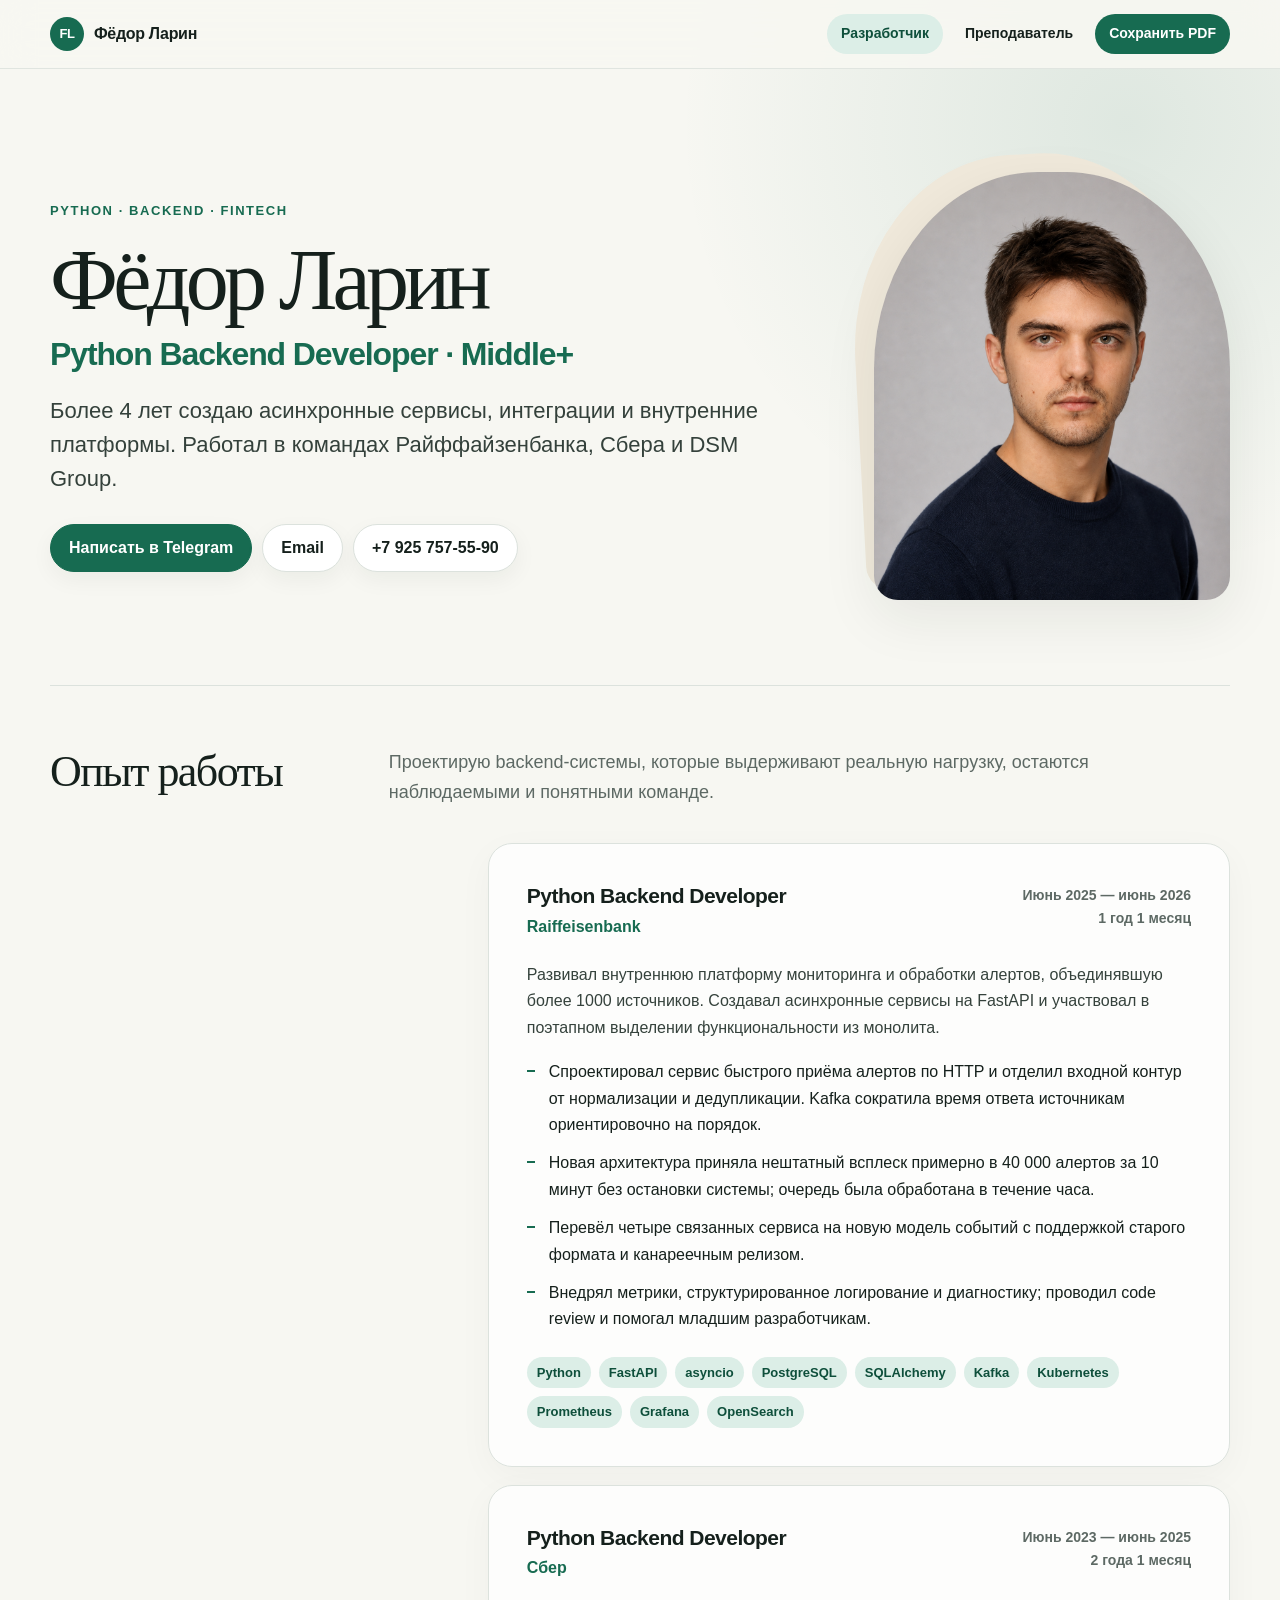
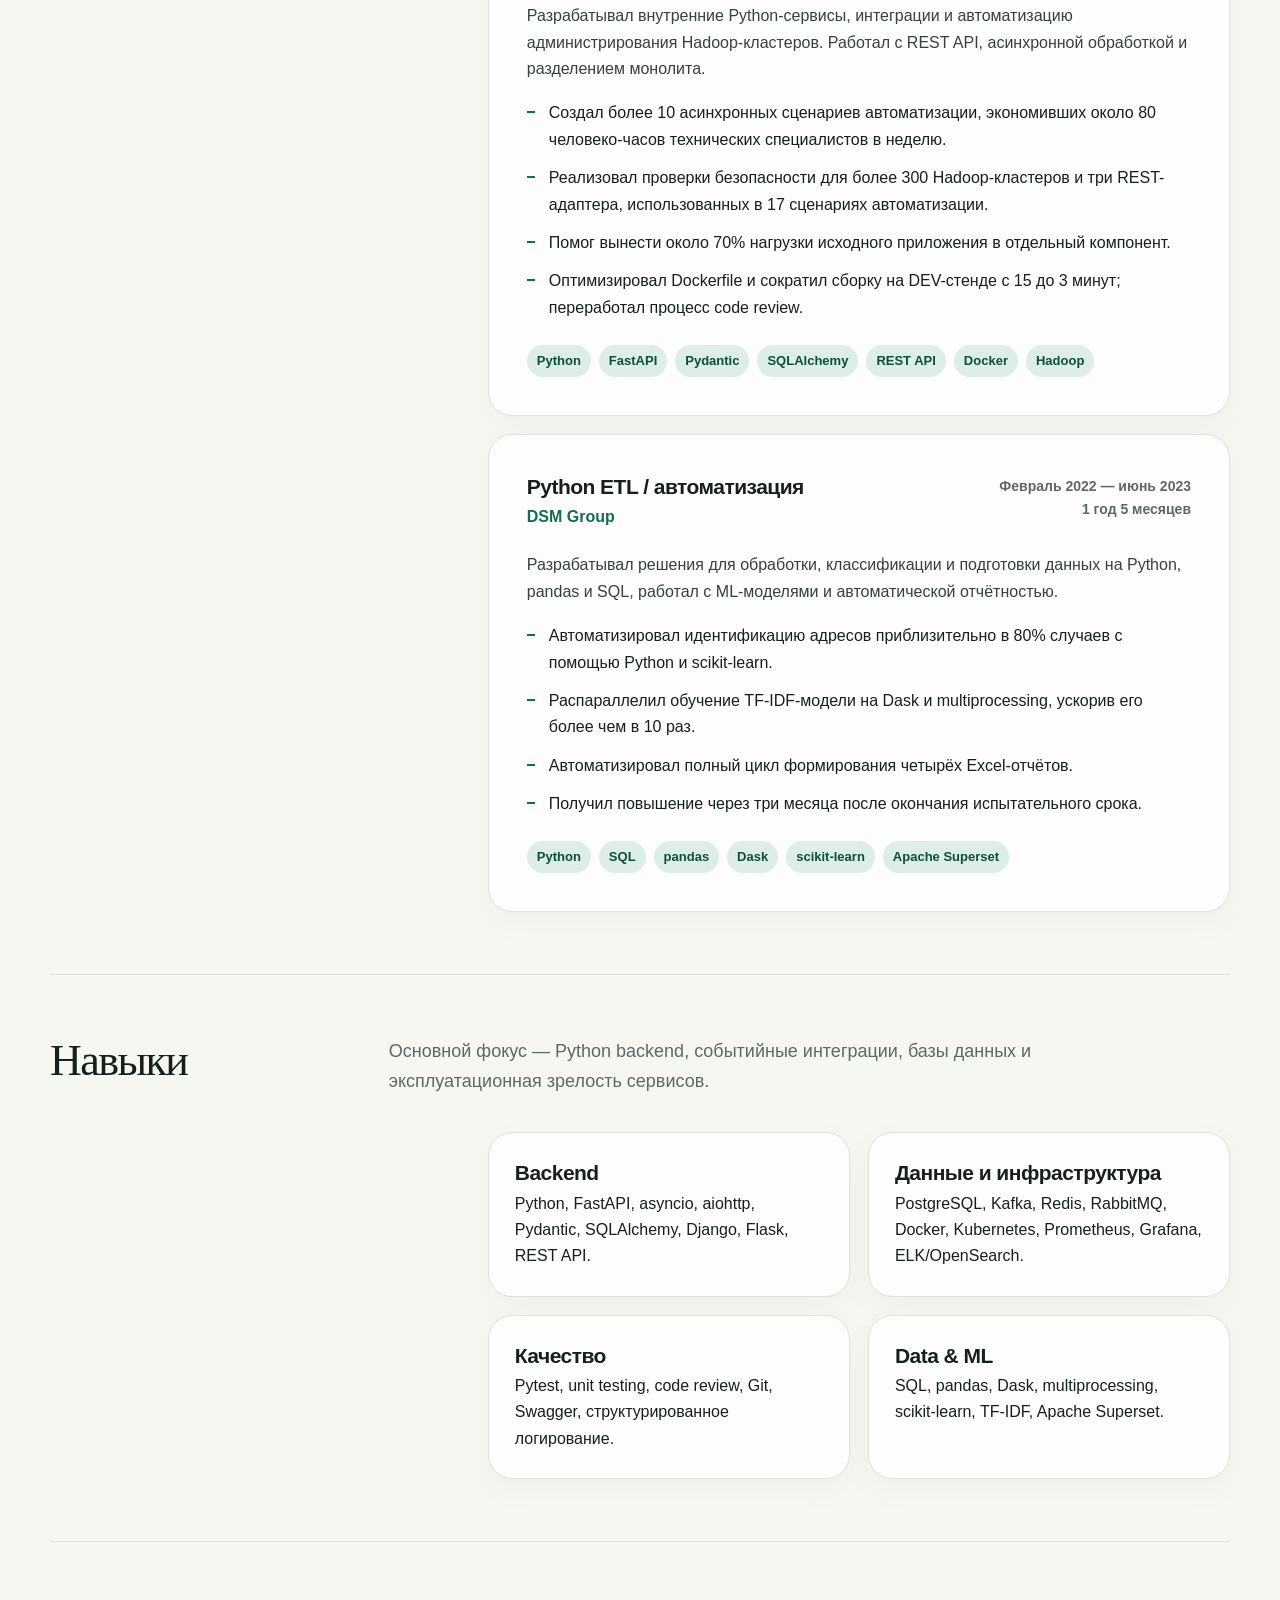
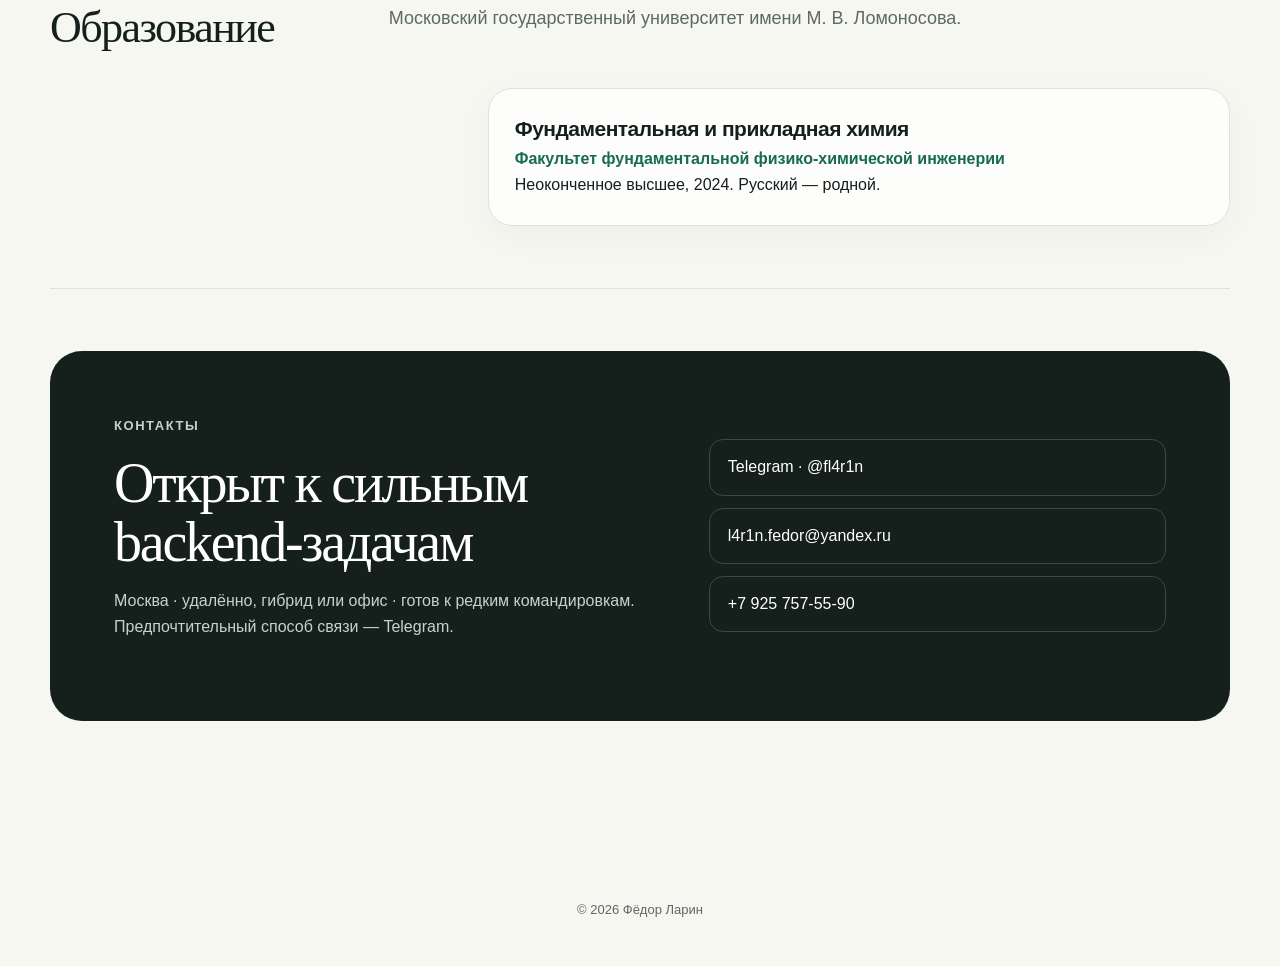
<file: index.html>
<!doctype html>
<html lang="ru">
<head>
  <meta charset="utf-8">
  <meta name="viewport" content="width=device-width, initial-scale=1">
  <meta name="description" content="Фёдор Ларин — Python Backend Developer уровня Middle+ с более чем 4 годами коммерческого опыта.">
  <meta name="theme-color" content="#176b51">
  <meta property="og:title" content="Фёдор Ларин — Python Backend Developer">
  <meta property="og:description" content="Асинхронные сервисы, интеграции и внутренние платформы на Python, FastAPI, PostgreSQL и Kafka.">
  <meta property="og:type" content="profile">
  <meta property="og:image" content="assets/fedor-larin.png">
  <title>Фёдор Ларин — Python Backend Developer</title>
  <link rel="icon" href="assets/favicon.svg" type="image/svg+xml">
  <link rel="stylesheet" href="assets/styles.css">
  <script src="assets/site.js" defer></script>
</head>
<body>
  <a class="skip-link" href="#content">К содержанию</a>
  <header class="site-header">
    <nav class="nav" aria-label="Основная навигация">
      <a class="brand" href="./"><span class="brand-mark">FL</span><span>Фёдор Ларин</span></a>
      <div class="nav-links">
        <a class="nav-link" href="./" aria-current="page">Разработчик</a>
        <a class="nav-link" href="tutor/">Преподаватель</a>
        <button class="print-button" type="button" data-print>Сохранить PDF</button>
      </div>
    </nav>
  </header>

  <main class="page" id="content">
    <section class="hero" aria-labelledby="main-title">
      <div class="hero-copy">
        <p class="eyebrow">Python · Backend · FinTech</p>
        <h1 id="main-title">Фёдор Ларин <span class="role">Python Backend Developer · Middle+</span></h1>
        <p class="lead">Более 4 лет создаю асинхронные сервисы, интеграции и внутренние платформы. Работал в командах Райффайзенбанка, Сбера и DSM Group.</p>
        <div class="hero-actions">
          <a class="button primary" href="https://t.me/fl4r1n">Написать в Telegram</a>
          <a class="button" href="mailto:l4r1n.fedor@yandex.ru">Email</a>
          <a class="button" href="tel:+79257575590">+7 925 757-55-90</a>
        </div>
      </div>
      <div class="portrait-wrap">
        <img class="portrait" src="assets/fedor-larin.png" alt="Фёдор Ларин" width="1124" height="1370">
      </div>
    </section>

    <section class="section" id="experience">
      <div class="section-heading">
        <h2>Опыт работы</h2>
        <p class="section-intro">Проектирую backend-системы, которые выдерживают реальную нагрузку, остаются наблюдаемыми и понятными команде.</p>
      </div>

      <div class="timeline">
        <article class="job">
          <header class="job-header">
            <div><h3>Python Backend Developer</h3><p class="company">Raiffeisenbank</p></div>
            <p class="period">Июнь 2025 — июнь 2026<br>1 год 1 месяц</p>
          </header>
          <p class="job-summary">Развивал внутреннюю платформу мониторинга и обработки алертов, объединявшую более 1000 источников. Создавал асинхронные сервисы на FastAPI и участвовал в поэтапном выделении функциональности из монолита.</p>
          <ul class="achievements">
            <li>Спроектировал сервис быстрого приёма алертов по HTTP и отделил входной контур от нормализации и дедупликации. Kafka сократила время ответа источникам ориентировочно на порядок.</li>
            <li>Новая архитектура приняла нештатный всплеск примерно в 40 000 алертов за 10 минут без остановки системы; очередь была обработана в течение часа.</li>
            <li>Перевёл четыре связанных сервиса на новую модель событий с поддержкой старого формата и канареечным релизом.</li>
            <li>Внедрял метрики, структурированное логирование и диагностику; проводил code review и помогал младшим разработчикам.</li>
          </ul>
          <div class="stack" aria-label="Технологии">
            <span class="tag">Python</span><span class="tag">FastAPI</span><span class="tag">asyncio</span><span class="tag">PostgreSQL</span><span class="tag">SQLAlchemy</span><span class="tag">Kafka</span><span class="tag">Kubernetes</span><span class="tag">Prometheus</span><span class="tag">Grafana</span><span class="tag">OpenSearch</span>
          </div>
        </article>

        <article class="job">
          <header class="job-header">
            <div><h3>Python Backend Developer</h3><p class="company">Сбер</p></div>
            <p class="period">Июнь 2023 — июнь 2025<br>2 года 1 месяц</p>
          </header>
          <p class="job-summary">Разрабатывал внутренние Python-сервисы, интеграции и автоматизацию администрирования Hadoop-кластеров. Работал с REST API, асинхронной обработкой и разделением монолита.</p>
          <ul class="achievements">
            <li>Создал более 10 асинхронных сценариев автоматизации, экономивших около 80 человеко-часов технических специалистов в неделю.</li>
            <li>Реализовал проверки безопасности для более 300 Hadoop-кластеров и три REST-адаптера, использованных в 17 сценариях автоматизации.</li>
            <li>Помог вынести около 70% нагрузки исходного приложения в отдельный компонент.</li>
            <li>Оптимизировал Dockerfile и сократил сборку на DEV-стенде с 15 до 3 минут; переработал процесс code review.</li>
          </ul>
          <div class="stack" aria-label="Технологии">
            <span class="tag">Python</span><span class="tag">FastAPI</span><span class="tag">Pydantic</span><span class="tag">SQLAlchemy</span><span class="tag">REST API</span><span class="tag">Docker</span><span class="tag">Hadoop</span>
          </div>
        </article>

        <article class="job">
          <header class="job-header">
            <div><h3>Python ETL / автоматизация</h3><p class="company">DSM Group</p></div>
            <p class="period">Февраль 2022 — июнь 2023<br>1 год 5 месяцев</p>
          </header>
          <p class="job-summary">Разрабатывал решения для обработки, классификации и подготовки данных на Python, pandas и SQL, работал с ML-моделями и автоматической отчётностью.</p>
          <ul class="achievements">
            <li>Автоматизировал идентификацию адресов приблизительно в 80% случаев с помощью Python и scikit-learn.</li>
            <li>Распараллелил обучение TF-IDF-модели на Dask и multiprocessing, ускорив его более чем в 10 раз.</li>
            <li>Автоматизировал полный цикл формирования четырёх Excel-отчётов.</li>
            <li>Получил повышение через три месяца после окончания испытательного срока.</li>
          </ul>
          <div class="stack" aria-label="Технологии">
            <span class="tag">Python</span><span class="tag">SQL</span><span class="tag">pandas</span><span class="tag">Dask</span><span class="tag">scikit-learn</span><span class="tag">Apache Superset</span>
          </div>
        </article>
      </div>
    </section>

    <section class="section" id="skills">
      <div class="section-heading">
        <h2>Навыки</h2>
        <p class="section-intro">Основной фокус — Python backend, событийные интеграции, базы данных и эксплуатационная зрелость сервисов.</p>
      </div>
      <div class="grid-2">
        <article class="info-card">
          <h3>Backend</h3>
          <p>Python, FastAPI, asyncio, aiohttp, Pydantic, SQLAlchemy, Django, Flask, REST API.</p>
        </article>
        <article class="info-card">
          <h3>Данные и инфраструктура</h3>
          <p>PostgreSQL, Kafka, Redis, RabbitMQ, Docker, Kubernetes, Prometheus, Grafana, ELK/OpenSearch.</p>
        </article>
        <article class="info-card">
          <h3>Качество</h3>
          <p>Pytest, unit testing, code review, Git, Swagger, структурированное логирование.</p>
        </article>
        <article class="info-card">
          <h3>Data & ML</h3>
          <p>SQL, pandas, Dask, multiprocessing, scikit-learn, TF-IDF, Apache Superset.</p>
        </article>
      </div>
    </section>

    <section class="section" id="education">
      <div class="section-heading">
        <h2>Образование</h2>
        <p class="section-intro">Московский государственный университет имени М. В. Ломоносова.</p>
      </div>
      <div class="timeline">
        <article class="info-card">
          <h3>Фундаментальная и прикладная химия</h3>
          <p class="company">Факультет фундаментальной физико-химической инженерии</p>
          <p>Неоконченное высшее, 2024. Русский — родной.</p>
        </article>
      </div>
    </section>

    <section class="section" id="contact">
      <div class="contact-panel">
        <div>
          <p class="eyebrow">Контакты</p>
          <h2>Открыт к сильным backend-задачам</h2>
          <p>Москва · удалённо, гибрид или офис · готов к редким командировкам. Предпочтительный способ связи — Telegram.</p>
        </div>
        <ul class="contact-list">
          <li><a href="https://t.me/fl4r1n">Telegram · @fl4r1n</a></li>
          <li><a href="mailto:l4r1n.fedor@yandex.ru">l4r1n.fedor@yandex.ru</a></li>
          <li><a href="tel:+79257575590">+7 925 757-55-90</a></li>
        </ul>
      </div>
    </section>
  </main>

  <footer class="site-footer">© <span data-current-year>2026</span> Фёдор Ларин</footer>
</body>
</html>
</file>
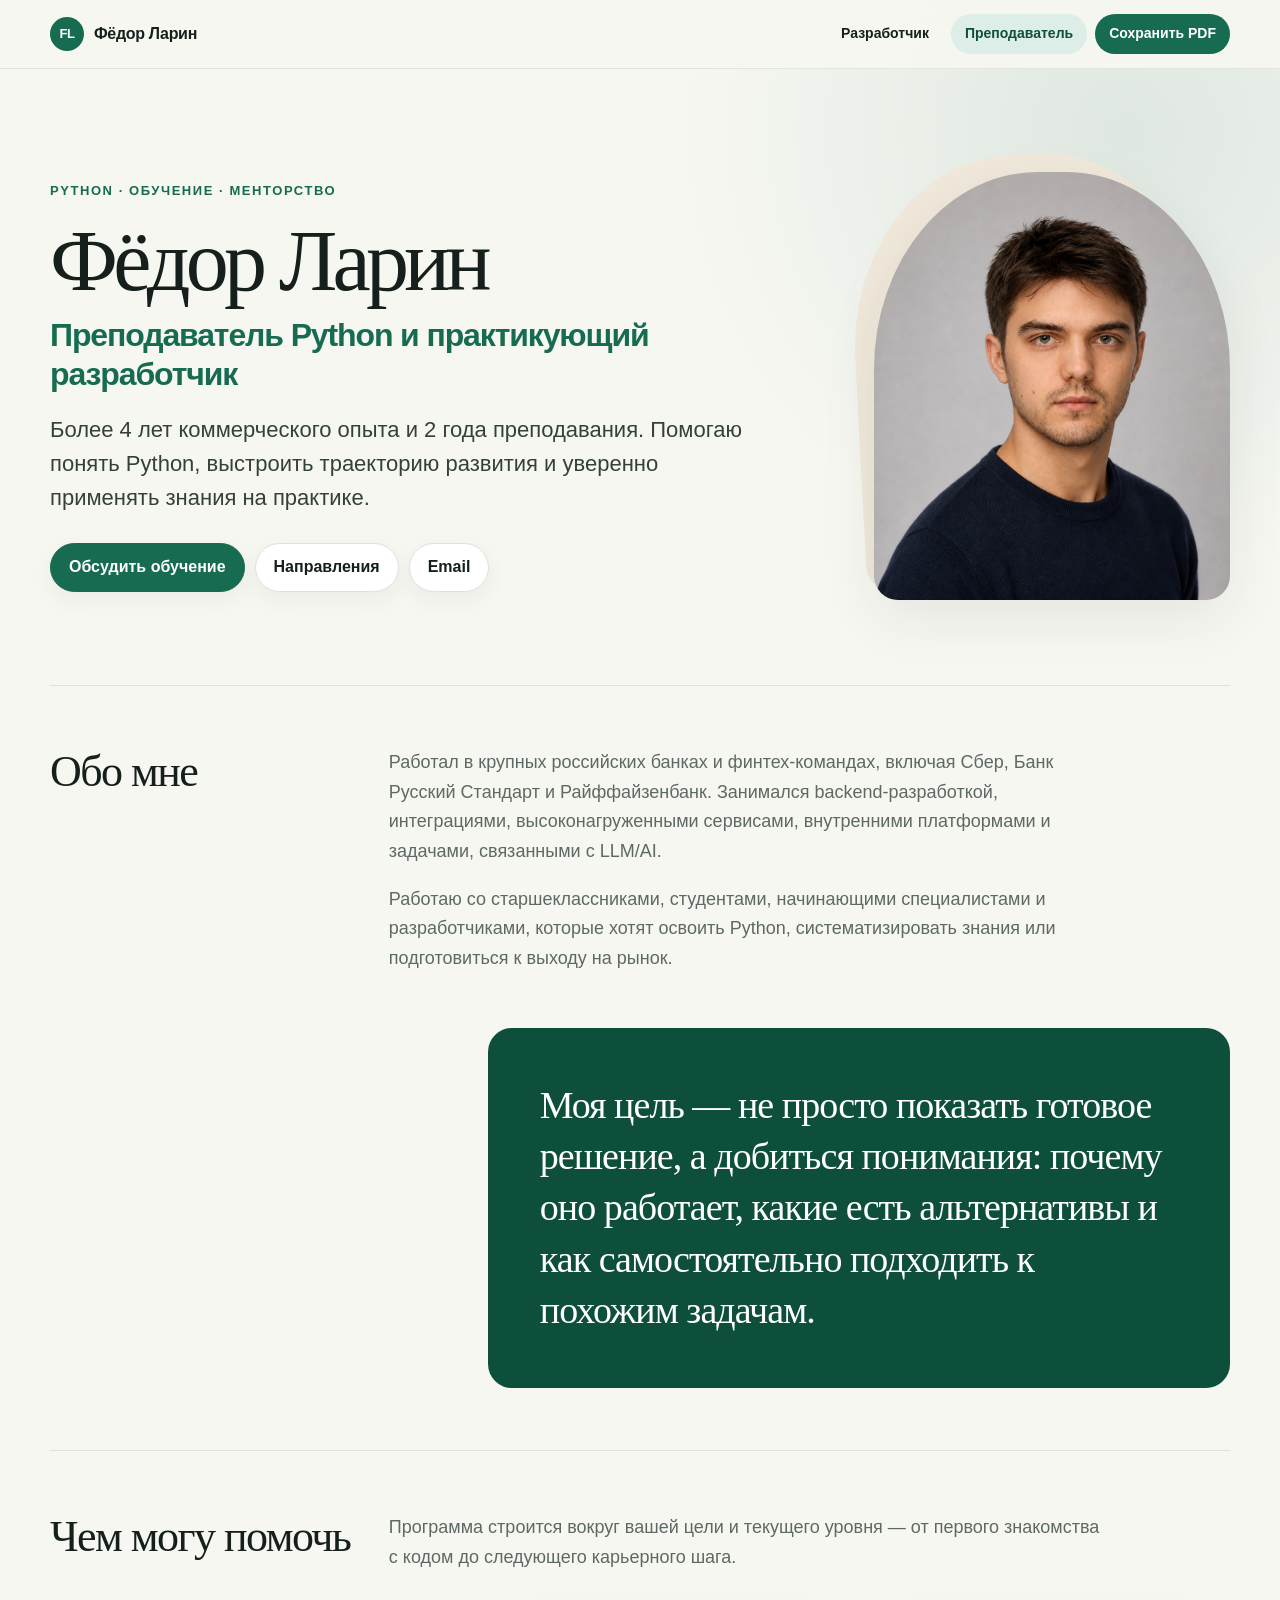
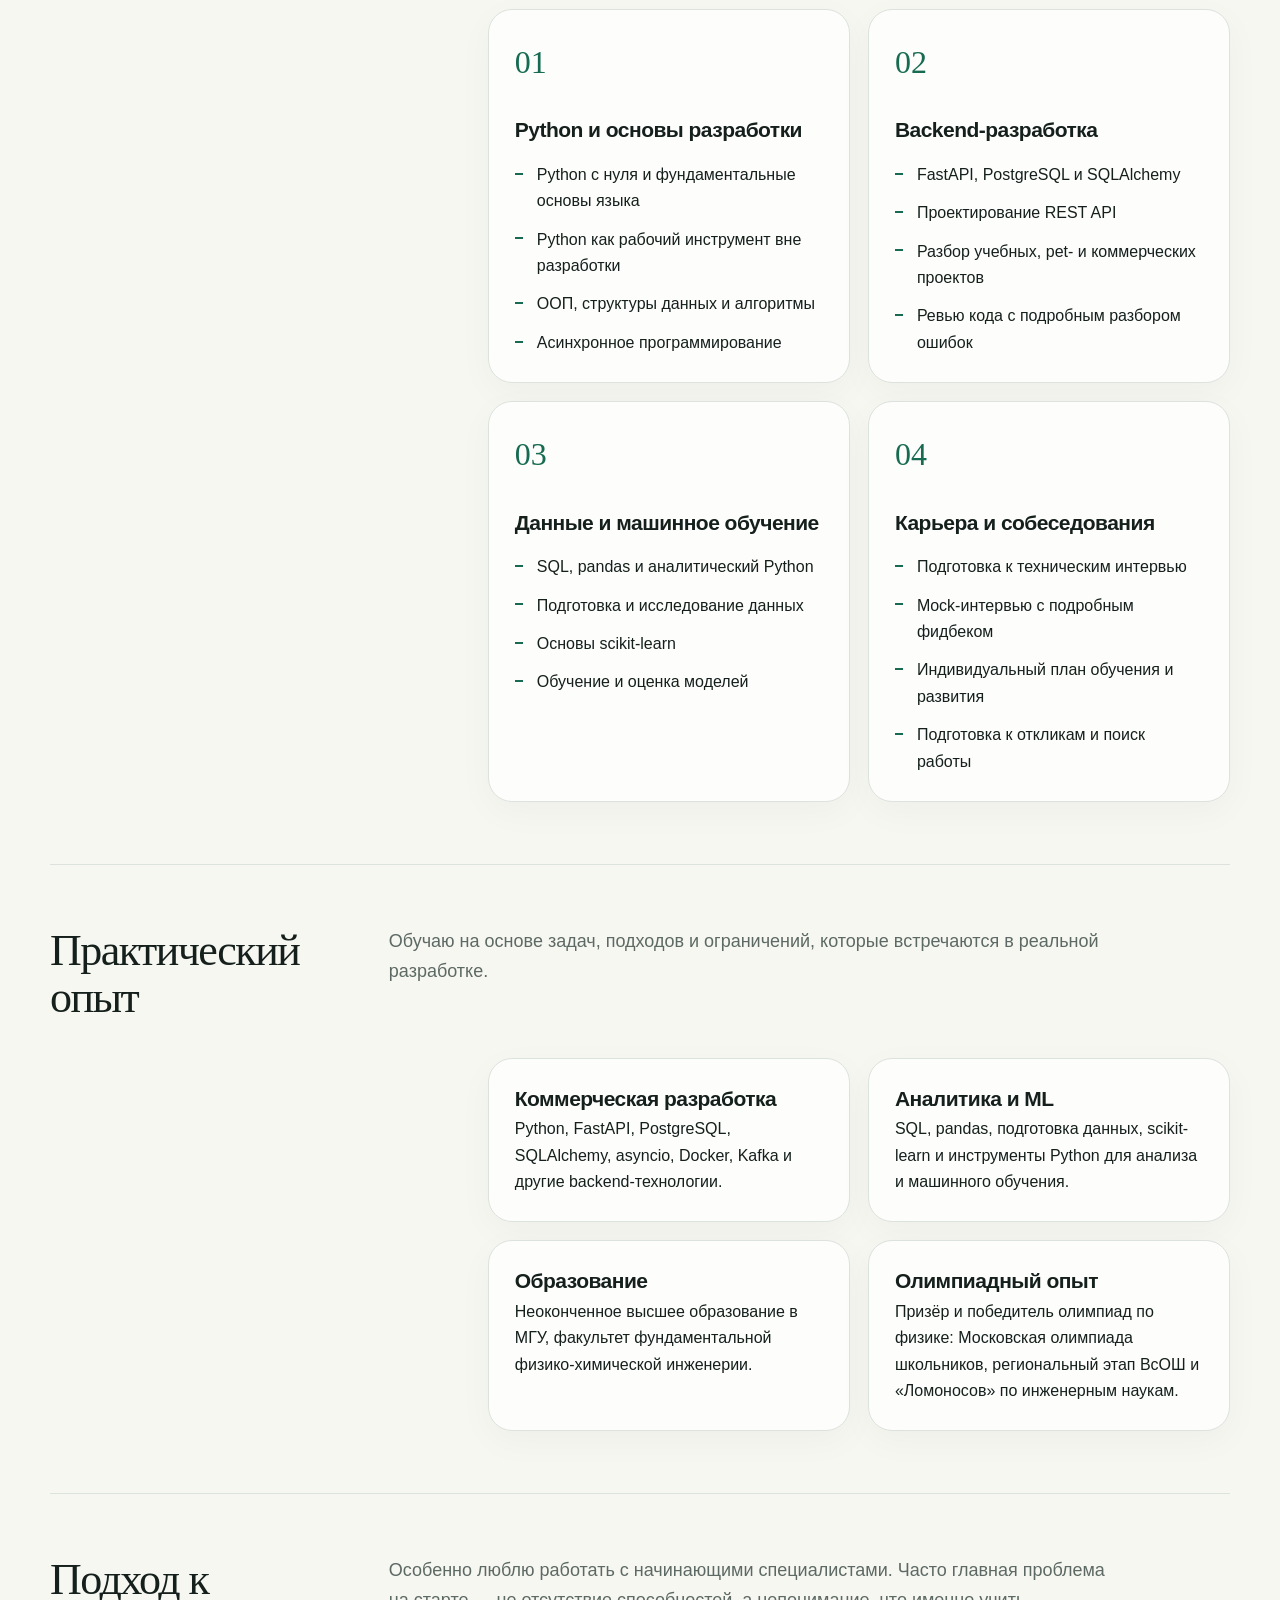
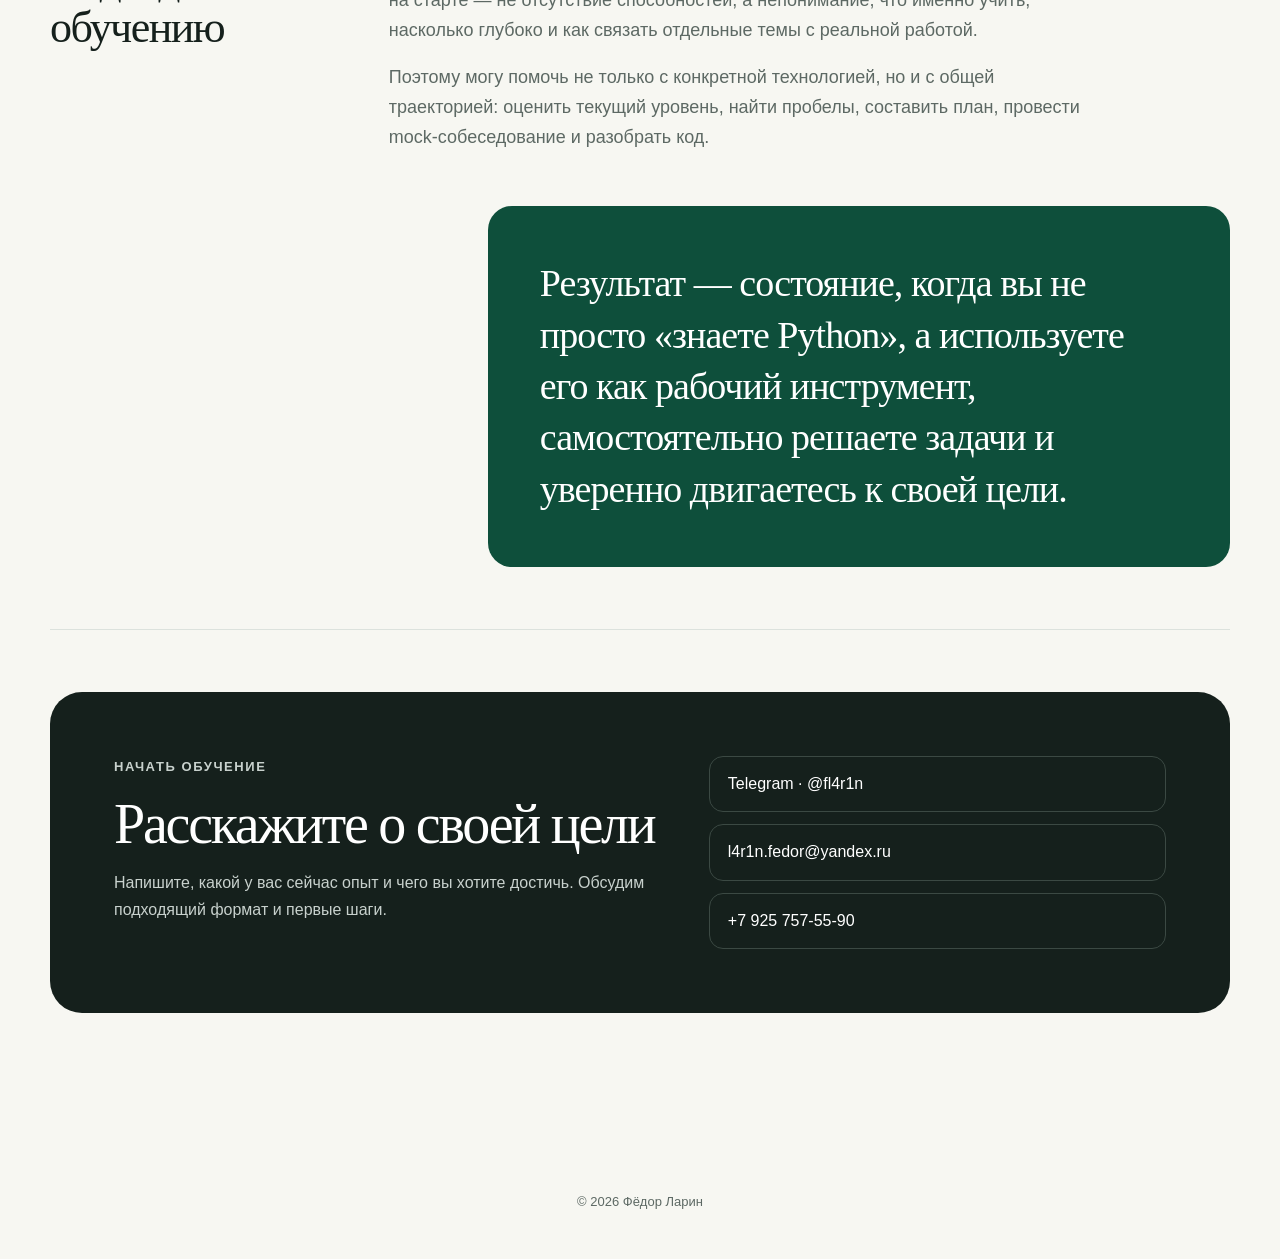
<file: tutor/index.html>
<!doctype html>
<html lang="ru">
<head>
  <meta charset="utf-8">
  <meta name="viewport" content="width=device-width, initial-scale=1">
  <meta name="description" content="Фёдор Ларин — преподаватель Python и практикующий backend-разработчик. Индивидуальное обучение, code review и подготовка к собеседованиям.">
  <meta name="theme-color" content="#176b51">
  <meta property="og:title" content="Фёдор Ларин — преподаватель Python">
  <meta property="og:description" content="Python с нуля, backend, аналитика данных, основы ML, ревью кода и подготовка к техническим собеседованиям.">
  <meta property="og:type" content="profile">
  <meta property="og:image" content="../assets/fedor-larin.png">
  <title>Фёдор Ларин — преподаватель Python</title>
  <link rel="icon" href="../assets/favicon.svg" type="image/svg+xml">
  <link rel="stylesheet" href="../assets/styles.css">
  <script src="../assets/site.js" defer></script>
</head>
<body>
  <a class="skip-link" href="#content">К содержанию</a>
  <header class="site-header">
    <nav class="nav" aria-label="Основная навигация">
      <a class="brand" href="../"><span class="brand-mark">FL</span><span>Фёдор Ларин</span></a>
      <div class="nav-links">
        <a class="nav-link" href="../">Разработчик</a>
        <a class="nav-link" href="./" aria-current="page">Преподаватель</a>
        <button class="print-button" type="button" data-print>Сохранить PDF</button>
      </div>
    </nav>
  </header>

  <main class="page" id="content">
    <section class="hero" aria-labelledby="main-title">
      <div class="hero-copy">
        <p class="eyebrow">Python · Обучение · Менторство</p>
        <h1 id="main-title">Фёдор Ларин <span class="role">Преподаватель Python и практикующий разработчик</span></h1>
        <p class="lead">Более 4 лет коммерческого опыта и 2 года преподавания. Помогаю понять Python, выстроить траекторию развития и уверенно применять знания на практике.</p>
        <div class="hero-actions">
          <a class="button primary" href="https://t.me/fl4r1n">Обсудить обучение</a>
          <a class="button" href="#directions">Направления</a>
          <a class="button" href="mailto:l4r1n.fedor@yandex.ru">Email</a>
        </div>
      </div>
      <div class="portrait-wrap">
        <img class="portrait" src="../assets/fedor-larin.png" alt="Фёдор Ларин" width="1124" height="1370">
      </div>
    </section>

    <section class="section">
      <div class="section-heading">
        <h2>Обо мне</h2>
        <div class="section-intro">
          <p>Работал в крупных российских банках и финтех-командах, включая Сбер, Банк Русский Стандарт и Райффайзенбанк. Занимался backend-разработкой, интеграциями, высоконагруженными сервисами, внутренними платформами и задачами, связанными с LLM/AI.</p>
          <p>Работаю со старшеклассниками, студентами, начинающими специалистами и разработчиками, которые хотят освоить Python, систематизировать знания или подготовиться к выходу на рынок.</p>
        </div>
      </div>
      <blockquote class="quote">Моя цель — не просто показать готовое решение, а добиться понимания: почему оно работает, какие есть альтернативы и как самостоятельно подходить к похожим задачам.</blockquote>
    </section>

    <section class="section" id="directions">
      <div class="section-heading">
        <h2>Чем могу помочь</h2>
        <p class="section-intro">Программа строится вокруг вашей цели и текущего уровня — от первого знакомства с кодом до следующего карьерного шага.</p>
      </div>
      <div class="services">
        <article class="service-card">
          <span class="number">01</span>
          <h3>Python и основы разработки</h3>
          <ul class="clean-list">
            <li>Python с нуля и фундаментальные основы языка</li>
            <li>Python как рабочий инструмент вне разработки</li>
            <li>ООП, структуры данных и алгоритмы</li>
            <li>Асинхронное программирование</li>
          </ul>
        </article>
        <article class="service-card">
          <span class="number">02</span>
          <h3>Backend-разработка</h3>
          <ul class="clean-list">
            <li>FastAPI, PostgreSQL и SQLAlchemy</li>
            <li>Проектирование REST API</li>
            <li>Разбор учебных, pet- и коммерческих проектов</li>
            <li>Ревью кода с подробным разбором ошибок</li>
          </ul>
        </article>
        <article class="service-card">
          <span class="number">03</span>
          <h3>Данные и машинное обучение</h3>
          <ul class="clean-list">
            <li>SQL, pandas и аналитический Python</li>
            <li>Подготовка и исследование данных</li>
            <li>Основы scikit-learn</li>
            <li>Обучение и оценка моделей</li>
          </ul>
        </article>
        <article class="service-card">
          <span class="number">04</span>
          <h3>Карьера и собеседования</h3>
          <ul class="clean-list">
            <li>Подготовка к техническим интервью</li>
            <li>Mock-интервью с подробным фидбеком</li>
            <li>Индивидуальный план обучения и развития</li>
            <li>Подготовка к откликам и поиск работы</li>
          </ul>
        </article>
      </div>
    </section>

    <section class="section">
      <div class="section-heading">
        <h2>Практический опыт</h2>
        <p class="section-intro">Обучаю на основе задач, подходов и ограничений, которые встречаются в реальной разработке.</p>
      </div>
      <div class="grid-2">
        <article class="info-card">
          <h3>Коммерческая разработка</h3>
          <p>Python, FastAPI, PostgreSQL, SQLAlchemy, asyncio, Docker, Kafka и другие backend-технологии.</p>
        </article>
        <article class="info-card">
          <h3>Аналитика и ML</h3>
          <p>SQL, pandas, подготовка данных, scikit-learn и инструменты Python для анализа и машинного обучения.</p>
        </article>
        <article class="info-card">
          <h3>Образование</h3>
          <p>Неоконченное высшее образование в МГУ, факультет фундаментальной физико-химической инженерии.</p>
        </article>
        <article class="info-card">
          <h3>Олимпиадный опыт</h3>
          <p>Призёр и победитель олимпиад по физике: Московская олимпиада школьников, региональный этап ВсОШ и «Ломоносов» по инженерным наукам.</p>
        </article>
      </div>
    </section>

    <section class="section">
      <div class="section-heading">
        <h2>Подход к обучению</h2>
        <div class="section-intro">
          <p>Особенно люблю работать с начинающими специалистами. Часто главная проблема на старте — не отсутствие способностей, а непонимание, что именно учить, насколько глубоко и как связать отдельные темы с реальной работой.</p>
          <p>Поэтому могу помочь не только с конкретной технологией, но и с общей траекторией: оценить текущий уровень, найти пробелы, составить план, провести mock-собеседование и разобрать код.</p>
        </div>
      </div>
      <blockquote class="quote">Результат — состояние, когда вы не просто «знаете Python», а используете его как рабочий инструмент, самостоятельно решаете задачи и уверенно двигаетесь к своей цели.</blockquote>
    </section>

    <section class="section" id="contact">
      <div class="contact-panel">
        <div>
          <p class="eyebrow">Начать обучение</p>
          <h2>Расскажите о своей цели</h2>
          <p>Напишите, какой у вас сейчас опыт и чего вы хотите достичь. Обсудим подходящий формат и первые шаги.</p>
        </div>
        <ul class="contact-list">
          <li><a href="https://t.me/fl4r1n">Telegram · @fl4r1n</a></li>
          <li><a href="mailto:l4r1n.fedor@yandex.ru">l4r1n.fedor@yandex.ru</a></li>
          <li><a href="tel:+79257575590">+7 925 757-55-90</a></li>
        </ul>
      </div>
    </section>
  </main>

  <footer class="site-footer">© <span data-current-year>2026</span> Фёдор Ларин</footer>
</body>
</html>
</file>
<file: assets/styles.css>
:root {
  --ink: #15201c;
  --muted: #5d6964;
  --paper: #f7f7f2;
  --card: #ffffff;
  --line: #dce2dd;
  --accent: #176b51;
  --accent-dark: #0e4f3b;
  --accent-soft: #dceee7;
  --warm: #f0e9db;
  --shadow: 0 18px 55px rgba(21, 32, 28, 0.08);
  --radius: 24px;
  --content: 1180px;
}

* {
  box-sizing: border-box;
}

html {
  scroll-behavior: smooth;
}

body {
  margin: 0;
  color: var(--ink);
  background:
    radial-gradient(circle at 88% 3%, rgba(23, 107, 81, 0.11), transparent 28rem),
    var(--paper);
  font-family: Inter, "Segoe UI", Arial, sans-serif;
  font-size: 16px;
  line-height: 1.65;
  text-rendering: optimizeLegibility;
}

a {
  color: inherit;
  text-decoration-color: rgba(23, 107, 81, 0.45);
  text-underline-offset: 4px;
}

a:hover {
  color: var(--accent);
  text-decoration-color: currentColor;
}

button,
a {
  -webkit-tap-highlight-color: transparent;
}

.skip-link {
  position: fixed;
  z-index: 100;
  top: 12px;
  left: 12px;
  padding: 10px 16px;
  color: white;
  background: var(--accent-dark);
  border-radius: 10px;
  transform: translateY(-150%);
}

.skip-link:focus {
  transform: translateY(0);
}

.site-header {
  position: sticky;
  z-index: 20;
  top: 0;
  border-bottom: 1px solid rgba(220, 226, 221, 0.85);
  background: rgba(247, 247, 242, 0.88);
  backdrop-filter: blur(16px);
}

.nav {
  display: flex;
  align-items: center;
  justify-content: space-between;
  width: min(calc(100% - 40px), var(--content));
  min-height: 68px;
  margin: 0 auto;
  gap: 24px;
}

.brand {
  display: inline-flex;
  align-items: center;
  gap: 10px;
  font-weight: 750;
  letter-spacing: -0.02em;
  text-decoration: none;
}

.brand-mark {
  display: grid;
  width: 34px;
  height: 34px;
  place-items: center;
  color: white;
  background: var(--accent);
  border-radius: 50%;
  font-size: 13px;
}

.nav-links {
  display: flex;
  align-items: center;
  gap: 8px;
}

.nav-link,
.print-button {
  display: inline-flex;
  align-items: center;
  justify-content: center;
  min-height: 40px;
  padding: 8px 14px;
  border: 0;
  border-radius: 999px;
  font: inherit;
  font-size: 14px;
  font-weight: 650;
  text-decoration: none;
  cursor: pointer;
}

.nav-link[aria-current="page"] {
  color: var(--accent-dark);
  background: var(--accent-soft);
}

.print-button {
  color: white;
  background: var(--accent);
}

.print-button:hover {
  background: var(--accent-dark);
}

.page {
  width: min(calc(100% - 40px), var(--content));
  margin: 0 auto;
  padding: 56px 0 88px;
}

.hero {
  display: grid;
  grid-template-columns: minmax(0, 1.55fr) minmax(280px, 0.75fr);
  align-items: center;
  gap: clamp(36px, 7vw, 92px);
  min-height: 560px;
  padding: 34px 0 72px;
}

.eyebrow {
  margin: 0 0 18px;
  color: var(--accent);
  font-size: 13px;
  font-weight: 800;
  letter-spacing: 0.12em;
  text-transform: uppercase;
}

h1,
h2,
h3,
p {
  margin-top: 0;
}

h1 {
  max-width: 780px;
  margin-bottom: 20px;
  font-family: Georgia, "Times New Roman", serif;
  font-size: clamp(46px, 7vw, 86px);
  font-weight: 500;
  letter-spacing: -0.055em;
  line-height: 0.97;
}

.role {
  display: block;
  margin-top: 13px;
  color: var(--accent);
  font-family: Inter, "Segoe UI", Arial, sans-serif;
  font-size: clamp(20px, 2.7vw, 32px);
  font-weight: 650;
  letter-spacing: -0.035em;
  line-height: 1.2;
}

.lead {
  max-width: 720px;
  margin-bottom: 28px;
  color: #34413b;
  font-size: clamp(18px, 2vw, 22px);
  line-height: 1.55;
}

.hero-actions,
.contacts {
  display: flex;
  flex-wrap: wrap;
  gap: 10px;
}

.button {
  display: inline-flex;
  align-items: center;
  justify-content: center;
  min-height: 46px;
  padding: 10px 18px;
  border: 1px solid var(--line);
  border-radius: 999px;
  background: var(--card);
  font-weight: 700;
  text-decoration: none;
  box-shadow: 0 8px 22px rgba(21, 32, 28, 0.05);
}

.button.primary {
  color: white;
  border-color: var(--accent);
  background: var(--accent);
}

.button:hover {
  color: var(--accent-dark);
  border-color: var(--accent);
}

.button.primary:hover {
  color: white;
  background: var(--accent-dark);
}

.portrait-wrap {
  position: relative;
  max-width: 390px;
  margin-left: auto;
}

.portrait-wrap::before {
  position: absolute;
  inset: -18px 18px 18px -18px;
  content: "";
  background: var(--warm);
  border-radius: 46% 46% 24px 24px;
  transform: rotate(-3deg);
}

.portrait {
  position: relative;
  display: block;
  width: 100%;
  height: auto;
  aspect-ratio: 0.83;
  object-fit: cover;
  object-position: 50% 28%;
  border-radius: 46% 46% 24px 24px;
  box-shadow: var(--shadow);
}

.section {
  padding: 62px 0;
  border-top: 1px solid var(--line);
}

.section-heading {
  display: grid;
  grid-template-columns: minmax(180px, 0.36fr) minmax(0, 1fr);
  gap: 36px;
  margin-bottom: 36px;
}

.section-heading h2 {
  margin-bottom: 0;
  font-family: Georgia, "Times New Roman", serif;
  font-size: clamp(30px, 4vw, 44px);
  font-weight: 500;
  letter-spacing: -0.035em;
  line-height: 1.08;
}

.section-intro {
  max-width: 720px;
  margin-bottom: 0;
  color: var(--muted);
  font-size: 18px;
}

.timeline {
  display: grid;
  gap: 18px;
  margin-left: calc(36% + 13px);
}

.job,
.info-card,
.service-card {
  background: rgba(255, 255, 255, 0.78);
  border: 1px solid var(--line);
  border-radius: var(--radius);
  box-shadow: 0 10px 36px rgba(21, 32, 28, 0.035);
}

.job {
  padding: clamp(24px, 4vw, 38px);
}

.job-header {
  display: flex;
  align-items: flex-start;
  justify-content: space-between;
  gap: 24px;
  margin-bottom: 22px;
}

.job h3,
.info-card h3,
.service-card h3 {
  margin-bottom: 4px;
  font-size: 21px;
  letter-spacing: -0.025em;
  line-height: 1.3;
}

.company {
  margin-bottom: 0;
  color: var(--accent);
  font-weight: 750;
}

.period {
  flex: 0 0 auto;
  margin: 2px 0 0;
  color: var(--muted);
  font-size: 14px;
  font-weight: 650;
  text-align: right;
}

.job-summary {
  color: #35423c;
}

.achievements,
.clean-list {
  margin: 18px 0 0;
  padding: 0;
  list-style: none;
}

.achievements li,
.clean-list li {
  position: relative;
  margin-top: 12px;
  padding-left: 22px;
}

.achievements li::before,
.clean-list li::before {
  position: absolute;
  top: 0.68em;
  left: 0;
  width: 8px;
  height: 2px;
  content: "";
  background: var(--accent);
}

.stack {
  display: flex;
  flex-wrap: wrap;
  gap: 8px;
  margin-top: 24px;
}

.tag {
  padding: 5px 10px;
  color: var(--accent-dark);
  background: var(--accent-soft);
  border-radius: 999px;
  font-size: 13px;
  font-weight: 700;
}

.grid-2,
.services {
  display: grid;
  grid-template-columns: repeat(2, minmax(0, 1fr));
  gap: 18px;
  margin-left: calc(36% + 13px);
}

.info-card,
.service-card {
  padding: 26px;
}

.info-card p:last-child,
.service-card p:last-child {
  margin-bottom: 0;
}

.service-card .number {
  display: inline-block;
  margin-bottom: 28px;
  color: var(--accent);
  font-family: Georgia, "Times New Roman", serif;
  font-size: 32px;
}

.quote {
  max-width: 850px;
  margin: 0 0 0 calc(36% + 13px);
  padding: clamp(30px, 5vw, 52px);
  color: white;
  background: var(--accent-dark);
  border-radius: var(--radius);
  font-family: Georgia, "Times New Roman", serif;
  font-size: clamp(24px, 3.3vw, 38px);
  letter-spacing: -0.025em;
  line-height: 1.35;
}

.contact-panel {
  display: grid;
  grid-template-columns: 1.1fr 0.9fr;
  gap: 36px;
  padding: clamp(30px, 6vw, 64px);
  color: white;
  background: #15201c;
  border-radius: 32px;
}

.contact-panel h2 {
  margin-bottom: 16px;
  font-family: Georgia, "Times New Roman", serif;
  font-size: clamp(34px, 5vw, 56px);
  font-weight: 500;
  letter-spacing: -0.04em;
  line-height: 1.05;
}

.contact-panel p {
  color: #c8d1cd;
}

.contact-list {
  display: grid;
  align-content: center;
  gap: 12px;
  margin: 0;
  padding: 0;
  list-style: none;
}

.contact-list a {
  display: block;
  padding: 14px 18px;
  border: 1px solid #3b4943;
  border-radius: 14px;
  color: white;
  text-decoration: none;
}

.contact-list a:hover {
  border-color: #78b6a0;
  background: rgba(255, 255, 255, 0.05);
}

.site-footer {
  width: min(calc(100% - 40px), var(--content));
  margin: 0 auto;
  padding: 28px 0 46px;
  color: var(--muted);
  font-size: 13px;
  text-align: center;
}

@media (max-width: 820px) {
  .nav {
    width: min(calc(100% - 24px), var(--content));
  }

  .brand span:last-child,
  .print-button {
    display: none;
  }

  .nav-link {
    padding-inline: 11px;
    font-size: 13px;
  }

  .page {
    width: min(calc(100% - 28px), var(--content));
    padding-top: 30px;
  }

  .hero {
    grid-template-columns: 1fr;
    min-height: auto;
    padding-top: 20px;
  }

  .hero-copy {
    order: 2;
  }

  .portrait-wrap {
    width: min(72vw, 310px);
    margin: 10px auto 20px;
  }

  h1 {
    font-size: clamp(44px, 14vw, 68px);
  }

  .section {
    padding: 48px 0;
  }

  .section-heading {
    grid-template-columns: 1fr;
    gap: 14px;
  }

  .timeline,
  .grid-2,
  .services,
  .quote {
    margin-left: 0;
  }

  .grid-2,
  .services,
  .contact-panel {
    grid-template-columns: 1fr;
  }

  .job-header {
    display: block;
  }

  .period {
    margin-top: 8px;
    text-align: left;
  }
}

@media (max-width: 480px) {
  .nav {
    min-height: 60px;
  }

  .nav-links {
    gap: 2px;
  }

  .hero-actions .button {
    width: 100%;
  }

  .job,
  .info-card,
  .service-card {
    border-radius: 18px;
  }
}

@media print {
  :root {
    --paper: white;
  }

  @page {
    size: A4;
    margin: 12mm;
  }

  body {
    background: white;
    font-size: 10.5pt;
    line-height: 1.45;
  }

  .site-header,
  .site-footer,
  .hero-actions,
  .skip-link {
    display: none !important;
  }

  .page {
    width: 100%;
    padding: 0;
  }

  .hero {
    grid-template-columns: 1fr 38mm;
    min-height: 0;
    padding: 0 0 10mm;
    gap: 10mm;
  }

  h1 {
    font-size: 31pt;
  }

  .role {
    font-size: 15pt;
  }

  .lead,
  .section-intro {
    font-size: 11pt;
  }

  .portrait-wrap::before {
    display: none;
  }

  .portrait {
    border-radius: 8px;
    box-shadow: none;
  }

  .section {
    padding: 8mm 0;
  }

  .section-heading {
    grid-template-columns: 40mm 1fr;
    margin-bottom: 5mm;
  }

  .section-heading h2 {
    font-size: 19pt;
  }

  .timeline,
  .grid-2,
  .services,
  .quote {
    margin-left: 45mm;
  }

  .job,
  .info-card,
  .service-card {
    break-inside: avoid;
    padding: 5mm;
    border-color: #cfd6d1;
    box-shadow: none;
  }

  .contact-panel {
    break-inside: avoid;
    padding: 8mm;
  }

  .tag {
    border: 1px solid #bfcfc8;
  }
}
</file>
